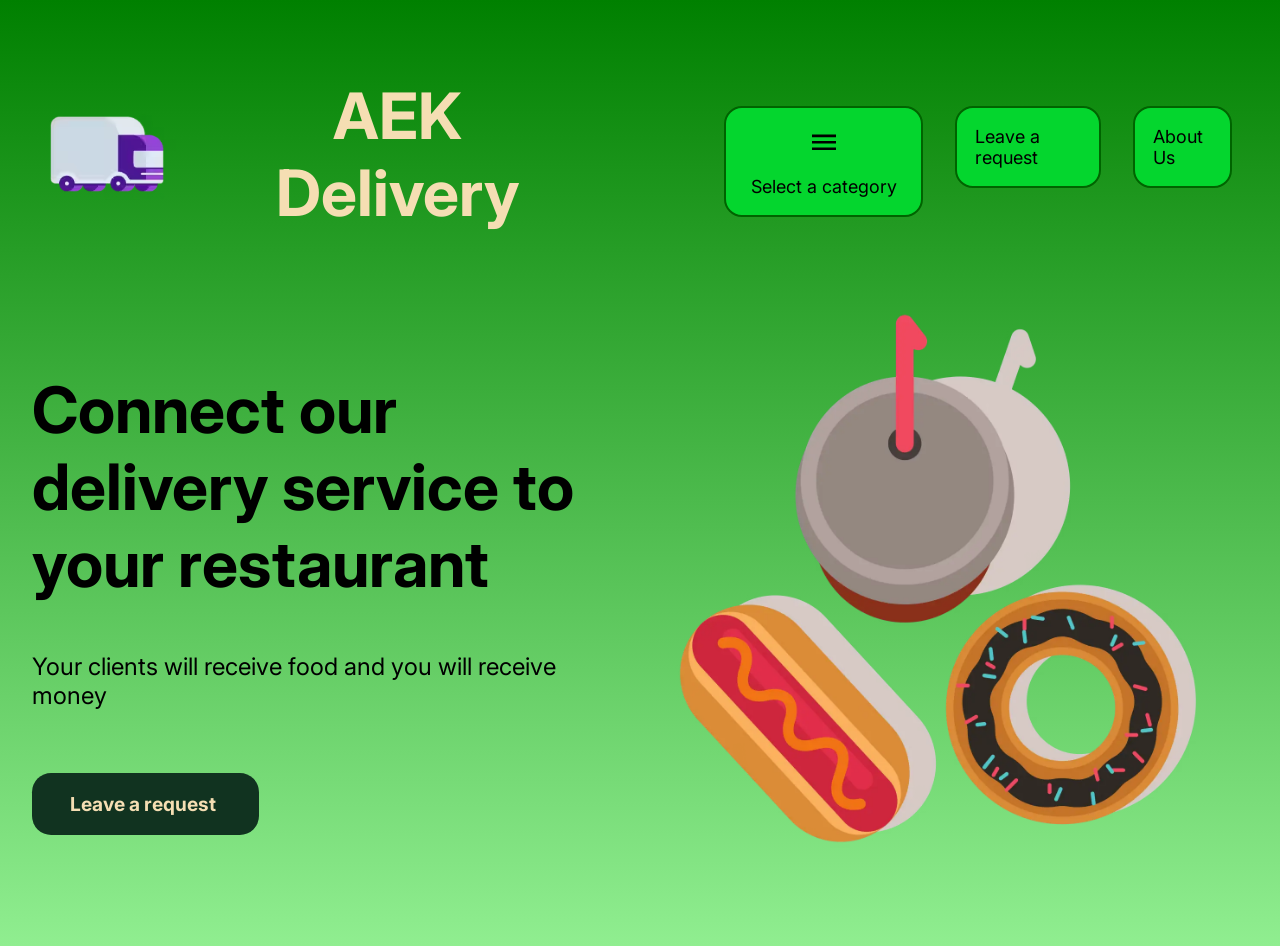
<file: index.html>
<!DOCTYPE html>
<html lang="en">
<head>
    <meta charset="UTF-8">
    <meta name="viewport" content="width=device-width, initial-scale=1.0">

    <title>AEK Delivery</title>

    <meta name="description" content="AEK, AEK Delivery, Delivery services, Catering delivery, Fast-Food delivery, Sushi delivery, B2B">
    <meta name="keywords" content="AEK, AEK Delivery, Delivery services, Catering delivery, Fast-Food delivery, Sushi delivery, B2B Services, ">
    <link rel="icon" type="image/png" sizes="32x32" href="images/genfavicon-32.png">
    <link rel="shortcut icon" href="images/favicon.ico">
    <link rel="apple-touch-icon" sizes="180x180" href="images/apple-touch-icon-180x180.png">
    <link rel="preconnect" href="https://fonts.googleapis.com">
    <link rel="preconnect" href="https://fonts.gstatic.com" crossorigin>
    <link href="https://fonts.googleapis.com/css2?family=Inter:ital,opsz,wght@0,14..32,100..900;1,14..32,100..900&display=swap" rel="stylesheet"> 
    <link rel="stylesheet" href="main.css">
    
</head>
<body>
    <div class="wrap">
        <header>
            <div class="header-left">
                <a href="index.html">
                <img src="logo.avif" alt="logo image">
                </a>
                <h1 class="main-name">AEK Delivery</h1>
            </div>
            <nav id="navigation-desktop">
                    <div class="category-menu-open">
                        <a href="#" id="category-button">
                            <img src="menu.svg" alt="Open menu">Select a category
                        </a>
                        <ul class="category">
                            <li>
                                <a href="fast-food.html">
                                    <img src="burger-icon.png" alt="Burger image">Fast Food
                                </a>
                            </li>
                            <li>
                                <a href="confectionery.html">
                                    <img src="sweets-icon.png" alt="Sweets image">Confectionery
                                </a>
                            </li>
                            <li>
                                <a href="#">
                                    <img src="catering-icon.png" alt="Catering image">Catering & banquets
                                </a>
                            </li> 
                            <li>
                                <a href="sushi.html">
                                    <img src="sushi-icon.png" alt="Sushi image">Sushi
                                </a>
                            </li>
                        </ul>
                    </div>
                    <div class="leave-a-request-desktop"><a href="leave-a-request.html">Leave a request</a></div> 
                    <div class="about-us-desktop"><a href="about-us.html">About Us</a></div>
            </nav>
            <a href="javascript:void(0);" id="mobile-menu" onclick="myFunction()">
                <img src="menu.svg" alt="Menu Icon">
            </a>
        </header>
        
        <main>
            <div class="text">
                <h1>Connect our delivery service to your restaurant</h1>

                <p>Your clients will receive food and you will receive money</p>

                <a href="leave-a-request.html" class="action-button">Leave a request</a>
            </div>
                <div class="food-container">
                    <img src="food.webp" alt="Fast food illustration">
                </div>     
        </main>
    </div>
    <script>

        const button = document.getElementById("category-button");
        const menu = document.querySelector(".category");

        button.addEventListener("click", function(event) {
            event.preventDefault();
            menu.classList.toggle("open");
        });
        
        function myFunction() {
            var x = document.getElementById("navigation-desktop");
                if (x.style.width === "50vw") {
                x.style.width = "0";
                } else {
                x.style.width = "50vw";
                }
        }
        
    </script>
</body>
</html>
</file>
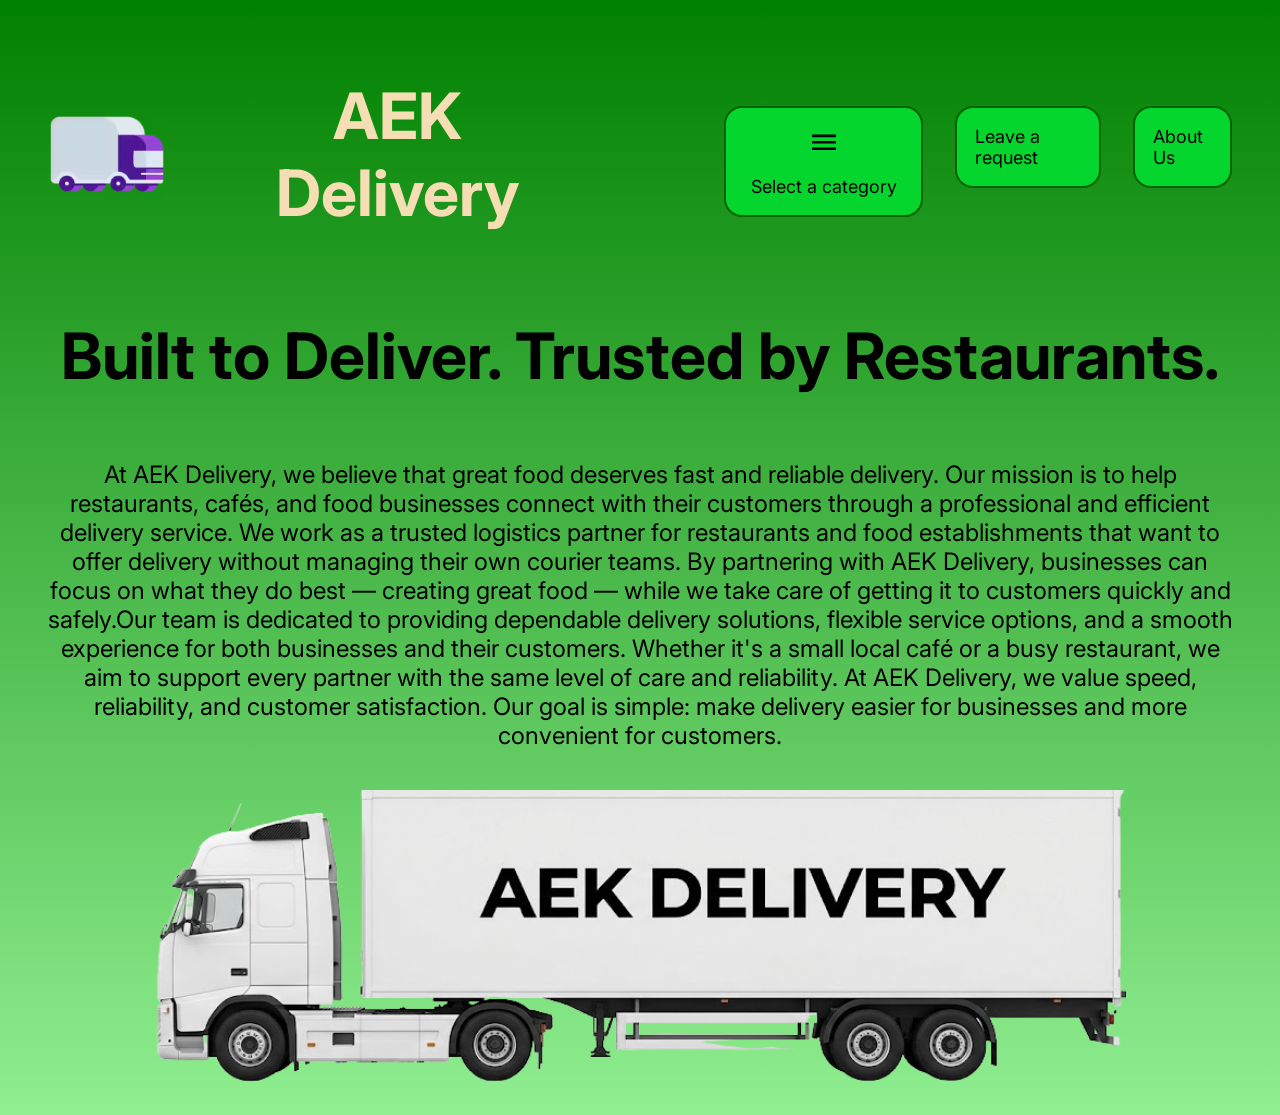
<file: about-us.html>
<!DOCTYPE html>
<html lang="en">
<head>
    <meta charset="UTF-8">
    <meta name="viewport" content="width=device-width, initial-scale=1.0">
    <title>About Us</title>
    <link rel="icon" type="image/png" sizes="32x32" href="images/genfavicon-32.png">
    <link rel="shortcut icon" href="images/favicon.ico">
    <link rel="apple-touch-icon" sizes="180x180" href="images/apple-touch-icon-180x180.png">
    <link rel="preconnect" href="https://fonts.googleapis.com">
    <link rel="preconnect" href="https://fonts.gstatic.com" crossorigin>
    <link href="https://fonts.googleapis.com/css2?family=Inter:ital,opsz,wght@0,14..32,100..900;1,14..32,100..900&display=swap" rel="stylesheet"> 
    <link rel="stylesheet" href="main.css">
</head>
<body>
    <div class="wrap">
        <header>
            <div class="header-left">
                <a href="index.html">
                <img src="logo.avif" alt="logo image">
                </a>
                <h1 class="main-name">AEK Delivery</h1>
            </div>
            <nav id="navigation-desktop">
                    <div class="category-menu-open">
                        <a href="#" id="category-button">
                            <img src="menu.svg" alt="Open menu">Select a category
                        </a>
                        <ul class="category">
                            <li><a href="fast-food.html">
                                <img src="burger-icon.png" alt="Burger image">Fast Food
                                </a>
                            </li>
                            <li><a href="confectionery.html">
                                <img src="sweets-icon.png" alt="Sweets image">Confectionery
                                </a>
                            </li>
                            <li><a href="#">
                                <img src="catering-icon.png" alt="Catering image">Catering & banquets
                                </a>
                            </li> 
                            <li><a href="sushi.html">
                                <img src="sushi-icon.png" alt="Sushi image">Sushi
                                </a>
                            </li>
                        </ul>
                    </div>
                    <div class="leave-a-request-desktop"><a href="leave-a-request.html">Leave a request</a></div> 
                    <div class="about-us-desktop"><a href="about-us.html">About Us</a></div>
            </nav>
            <a href="javascript:void(0);" id="mobile-menu" onclick="myFunction()">
                <img src="menu.svg" alt="Menu Icon">
            </a>
        </header>

        <main class="flex-wrap">
            <div class="about-us-description">
                <h1 class="slogan">Built to Deliver. Trusted by Restaurants.</h1>
                <p class="description"> At AEK Delivery, we believe that great food deserves fast and reliable delivery. 
                                    Our mission is to help restaurants, cafés, and food businesses connect with their 
                                    customers through a professional and efficient delivery service.
                                    We work as a trusted logistics partner for restaurants and food establishments that want 
                                    to offer delivery without managing their own courier teams. By partnering with AEK Delivery, 
                                    businesses can focus on what they do best — creating great food — while we take care of getting 
                                    it to customers quickly and safely.Our team is dedicated to providing dependable delivery 
                                    solutions, flexible service options, and a smooth experience for both businesses and their 
                                    customers. Whether it's a small local café or a busy restaurant, we aim to support every 
                                    partner with the same level of care and reliability.
                                    At AEK Delivery, we value speed, reliability, and customer satisfaction. 
                                    Our goal is simple: make delivery easier for businesses and more convenient for customers.</p>
            </div>
            <div class="truck"> 
                <img src="white-truck.png" alt="White Truck image"> 
            </div>                         
        </main>
    </div>
    <script>

        const button = document.getElementById("category-button");
        const menu = document.querySelector(".category");

        button.addEventListener("click", function(event) {
            event.preventDefault();
            menu.classList.toggle("open");
        });
        
        function myFunction() {
            var x = document.getElementById("navigation-desktop");
                if (x.style.width === "210px") {
                x.style.width = "0";
                } else {
                x.style.width = "210px";
                }
        }

    </script>
</body>
</html>
</file>
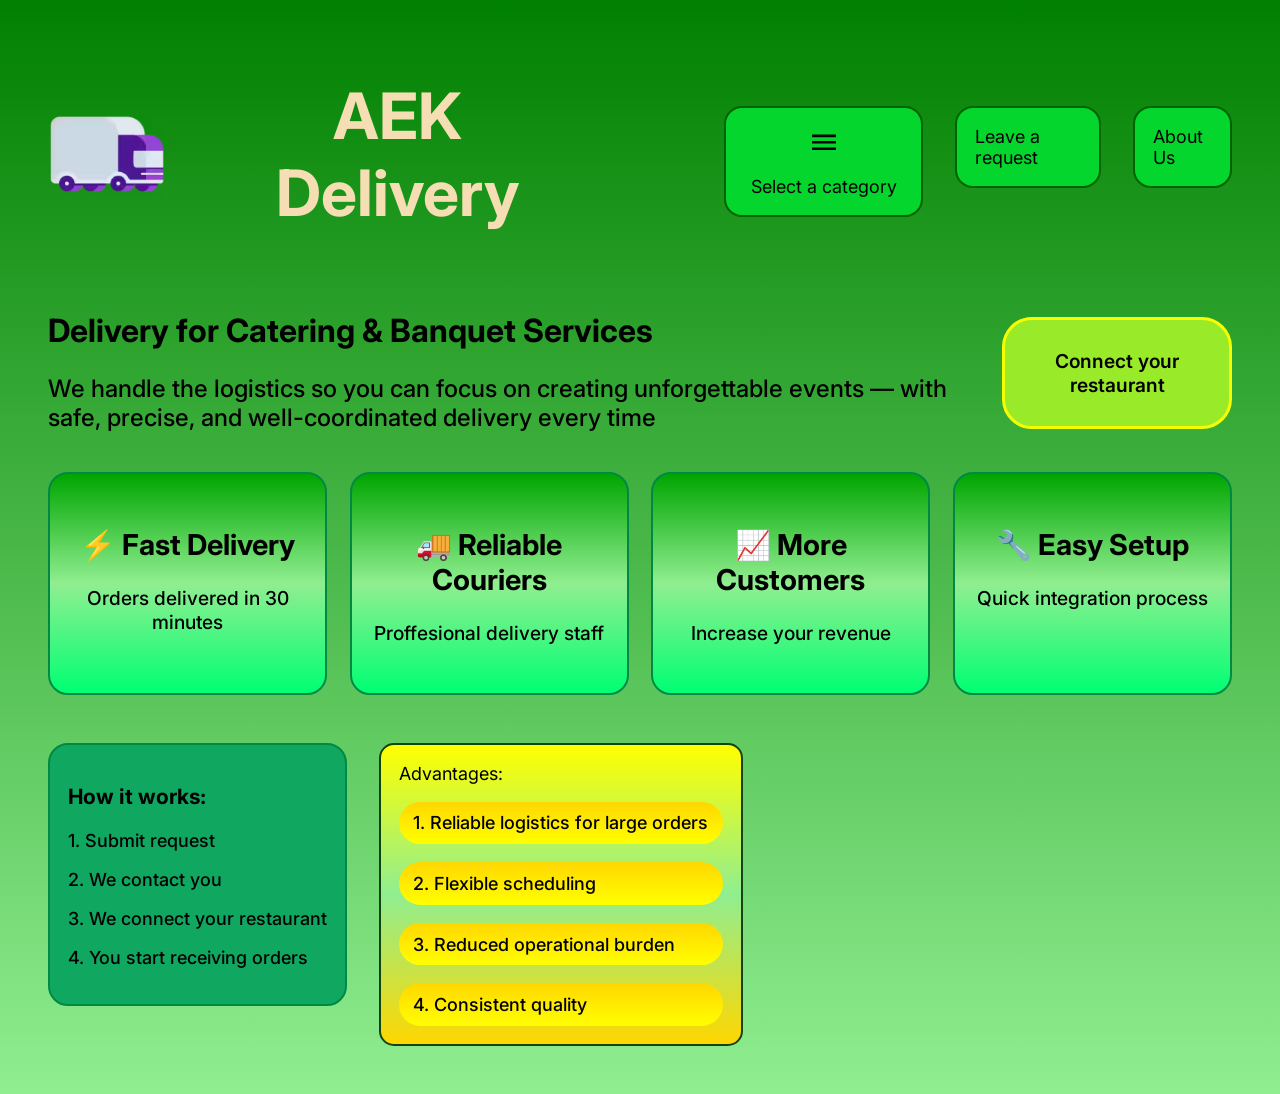
<file: catering-and-banquets.html>
<!DOCTYPE html>
<html lang="en">
<head>
    <meta charset="UTF-8">
    <meta name="viewport" content="width=device-width, initial-scale=1.0">
    <title>Catering and banquets</title>
    <link rel="icon" type="image/png" sizes="32x32" href="images/genfavicon-32.png">
    <link rel="shortcut icon" href="images/favicon.ico">
    <link rel="apple-touch-icon" sizes="180x180" href="images/apple-touch-icon-180x180.png">
    <link rel="preconnect" href="https://fonts.googleapis.com">
    <link rel="preconnect" href="https://fonts.gstatic.com" crossorigin>
    <link href="https://fonts.googleapis.com/css2?family=Inter:ital,opsz,wght@0,14..32,100..900;1,14..32,100..900&display=swap" rel="stylesheet"> 
    <link rel="stylesheet" href="main.css">
</head>
<body>
    <div class="wrap">
        <header>
            <div class="header-left">
                <a href="index.html">
                <img src="logo.avif" alt="logo image">
                </a>
                <h1 class="main-name">AEK Delivery</h1>
            </div>
            <nav id="navigation-desktop">
                    <div class="category-menu-open">
                        <a href="#" id="category-button">
                            <img src="menu.svg" alt="Open menu">Select a category
                        </a>
                        <ul class="category">
                            <li>
                                <a href="fast-food.html">
                                    <img src="burger-icon.png" alt="Burger image">Fast Food
                                </a>
                            </li>
                            <li>
                                <a href="confectionery.html">
                                    <img src="sweets-icon.png" alt="Sweets image">Confectionery
                                </a>
                            </li>
                            <li>
                                <a href="catering-and-banquets.html">
                                    <img src="catering-icon.png" alt="Catering image">Catering & banquets
                                </a>
                            </li> 
                            <li>
                                <a href="sushi.html">
                                    <img src="sushi-icon.png" alt="Sushi image">Sushi
                                </a>
                            </li>
                        </ul>
                    </div>
                    <div class="leave-a-request-desktop"><a href="leave-a-request.html">Leave a request</a></div> 
                    <div class="about-us-desktop"><a href="about-us.html">About Us</a></div>
            </nav>
            <a href="javascript:void(0);" id="mobile-menu" onclick="myFunction()">
                <img src="menu.svg" alt="Menu Icon">
            </a>
        </header>
        <main class="main-category">
            <div class="hero-text">
                <div class="category-text">
                    <h1>Delivery for Catering & Banquet Services</h1>
                    <p>We handle the logistics so you can focus on creating unforgettable events — with safe, precise, and well-coordinated delivery every time</p>
                </div>
                 <a href="leave-a-request.html" class="leave-a-request">Connect your restaurant</a>
            </div>
            <div class="features">
                <div class="fast-delivery box">
                    <h2> ⚡ Fast Delivery</h2>
                    <p>Orders delivered in 30 minutes</p>
                </div>
                <div class="couriers box">
                    <h2>🚚 Reliable Couriers</h2>
                    <p>Proffesional delivery staff</p>
                </div>
                <div class="customers box">
                    <h2>📈 More Customers</h2>
                    <p>Increase your revenue</p>
                </div>
                <div class="setup box">
                    <h2>🔧 Easy Setup</h2>
                    <p>Quick integration process</p>
                </div>
            </div>
            <div class="bottom">
                <div class="how-it-works">
                    <h3> How it works:</h3>
                    <p>1. Submit request</p> 
                    <p>2. We contact you</p>
                    <p>3. We connect your restaurant</p> 
                    <p>4. You start receiving orders</p>
                </div>
                <div class="advantages">
                    <div class="adventages1">Advantages:</div>
                    <div class="adventages2 advtext">1. Reliable logistics for large orders</div>
                    <div class="adventages3 advtext">2. Flexible scheduling</div>
                    <div class="adventages4 advtext">3. Reduced operational burden</div> 
                    <div class="adventages5 advtext">4. Consistent quality</div>
                </div>
            </div>    
        </main>
    </div>
        <script>

        const button = document.getElementById("category-button");
        const menu = document.querySelector(".category");

        button.addEventListener("click", function(event) {
            event.preventDefault();
            menu.classList.toggle("open");
        });
        
        function myFunction() {
            var x = document.getElementById("navigation-desktop");
                if (x.style.width === "210px") {
                x.style.width = "0";
                } else {
                x.style.width = "210px";
                }
        }
        
    </script>
</body>
</html>
</file>
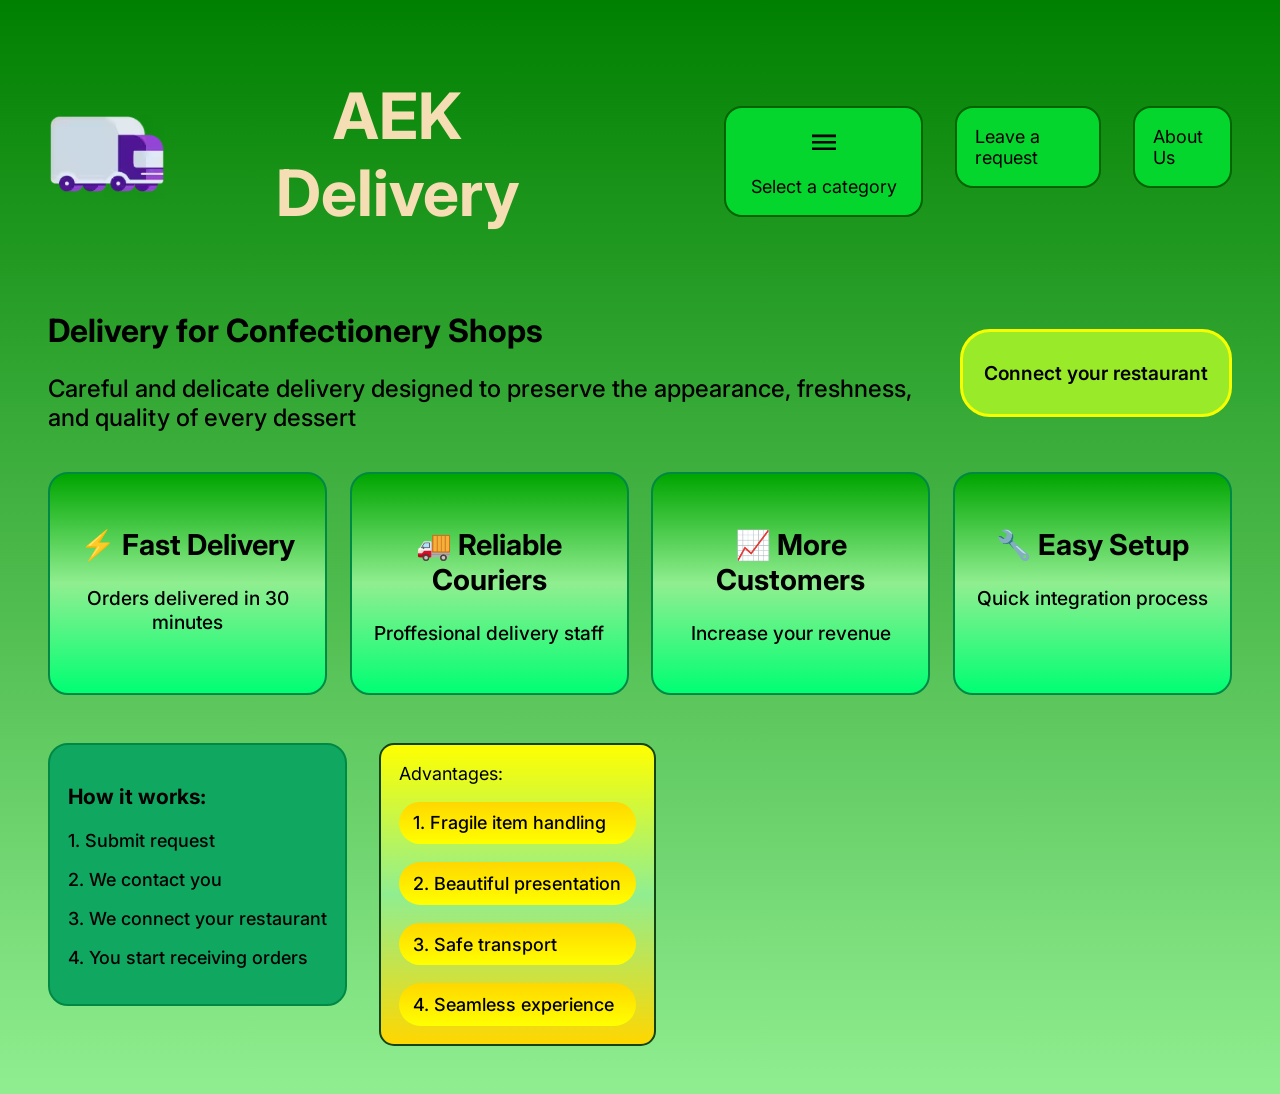
<file: confectionery.html>
<!DOCTYPE html>
<html lang="en">
<head>
    <meta charset="UTF-8">
    <meta name="viewport" content="width=device-width, initial-scale=1.0">
    <title>Confectionery</title>
    <link rel="icon" type="image/png" sizes="32x32" href="images/genfavicon-32.png">
    <link rel="shortcut icon" href="images/favicon.ico">
    <link rel="apple-touch-icon" sizes="180x180" href="images/apple-touch-icon-180x180.png">
    <link rel="preconnect" href="https://fonts.googleapis.com">
    <link rel="preconnect" href="https://fonts.gstatic.com" crossorigin>
    <link href="https://fonts.googleapis.com/css2?family=Inter:ital,opsz,wght@0,14..32,100..900;1,14..32,100..900&display=swap" rel="stylesheet"> 
    <link rel="stylesheet" href="main.css">
</head>
<body>
    <div class="wrap">
        <header>
            <div class="header-left">
                <a href="index.html">
                <img src="logo.avif" alt="logo image">
                </a>
                <h1 class="main-name">AEK Delivery</h1>
            </div>
            <nav id="navigation-desktop">
                    <div class="category-menu-open">
                        <a href="#" id="category-button">
                            <img src="menu.svg" alt="Open menu">Select a category
                        </a>
                        <ul class="category">
                            <li>
                                <a href="fast-food.html">
                                    <img src="burger-icon.png" alt="Burger image">Fast Food
                                </a>
                            </li>
                            <li>
                                <a href="confectionery.html">
                                    <img src="sweets-icon.png" alt="Sweets image">Confectionery
                                </a>
                            </li>
                            <li>
                                <a href="catering-and-banquets.html">
                                    <img src="catering-icon.png" alt="Catering image">Catering & banquets
                                </a>
                            </li> 
                            <li>
                                <a href="sushi.html">
                                    <img src="sushi-icon.png" alt="Sushi image">Sushi
                                </a>
                            </li>
                        </ul>
                    </div>
                    <div class="leave-a-request-desktop"><a href="leave-a-request.html">Leave a request</a></div> 
                    <div class="about-us-desktop"><a href="about-us.html">About Us</a></div>
            </nav>
            <a href="javascript:void(0);" id="mobile-menu" onclick="myFunction()">
                <img src="menu.svg" alt="Menu Icon">
            </a>
        </header>
        <main class="main-category">
            <div class="hero-text">
                <div class="category-text">
                    <h1>Delivery for Confectionery Shops</h1>
                    <p>Careful and delicate delivery designed to preserve the appearance, freshness, and quality of every dessert</p>
                </div>
                <a href="leave-a-request.html" class="leave-a-request">Connect your restaurant</a>
            </div>
            <div class="features">
                <div class="fast-delivery box">
                    <h2> ⚡ Fast Delivery</h2>
                    <p>Orders delivered in 30 minutes</p>
                </div>
                <div class="couriers box">
                    <h2>🚚 Reliable Couriers</h2>
                    <p>Proffesional delivery staff</p>
                </div>
                <div class="customers box">
                    <h2>📈 More Customers</h2>
                    <p>Increase your revenue</p>
                </div>
                <div class="setup box">
                    <h2>🔧 Easy Setup</h2>
                    <p>Quick integration process</p>
                </div>
            </div>
            <div class="bottom">
                <div class="how-it-works">
                    <h3> How it works:</h3>
                    <p>1. Submit request</p> 
                    <p>2. We contact you</p>
                    <p>3. We connect your restaurant</p> 
                    <p>4. You start receiving orders</p>
                </div>
                <div class="advantages">
                    <div class="adventages1">Advantages:</div>
                    <div class="adventages2 advtext">1. Fragile item handling</div>
                    <div class="adventages3 advtext">2. Beautiful presentation</div>
                    <div class="adventages4 advtext">3. Safe transport</div> 
                    <div class="adventages5 advtext">4. Seamless experience</div>
                </div>
            </div>    
        </main>
    </div>
        <script>

        const button = document.getElementById("category-button");
        const menu = document.querySelector(".category");

        button.addEventListener("click", function(event) {
            event.preventDefault();
            menu.classList.toggle("open");
        });
        
        function myFunction() {
            var x = document.getElementById("navigation-desktop");
                if (x.style.width === "210px") {
                x.style.width = "0";
                } else {
                x.style.width = "210px";
                }
        }
        
    </script>
</body>
</html>
</file>
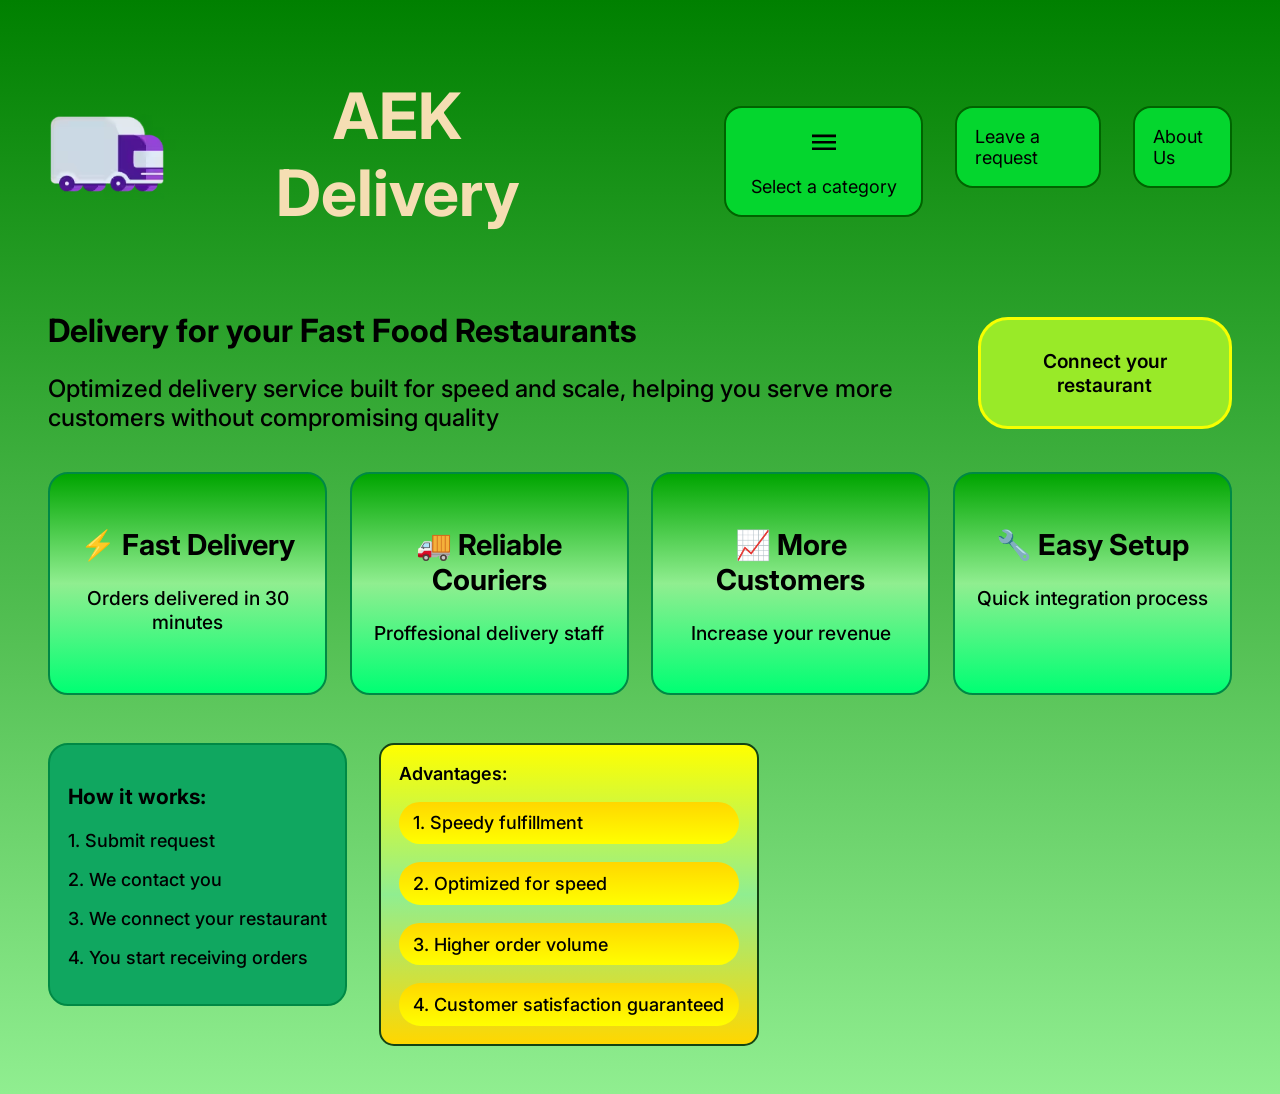
<file: fast-food.html>
<!DOCTYPE html>
<html lang="en">
<head>
    <meta charset="UTF-8">
    <meta name="viewport" content="width=device-width, initial-scale=1.0">
    <title>Fast Food</title>
    <link rel="icon" type="image/png" sizes="32x32" href="images/genfavicon-32.png">
    <link rel="shortcut icon" href="images/favicon.ico">
    <link rel="apple-touch-icon" sizes="180x180" href="images/apple-touch-icon-180x180.png">
    <link rel="preconnect" href="https://fonts.googleapis.com">
    <link rel="preconnect" href="https://fonts.gstatic.com" crossorigin>
    <link href="https://fonts.googleapis.com/css2?family=Inter:ital,opsz,wght@0,14..32,100..900;1,14..32,100..900&display=swap" rel="stylesheet"> 
    <link rel="stylesheet" href="main.css">
</head>
<body>
    <div class="wrap">
        <header>
            <div class="header-left">
                <a href="index.html">
                <img src="logo.avif" alt="logo image">
                </a>
                <h1 class="main-name">AEK Delivery</h1>
            </div>
            <nav id="navigation-desktop">
                    <div class="category-menu-open">
                        <a href="#" id="category-button">
                            <img src="menu.svg" alt="Open menu">Select a category
                        </a>
                        <ul class="category">
                            <li>
                                <a href="fast-food.html">
                                    <img src="burger-icon.png" alt="Burger image">Fast Food
                                </a>
                            </li>
                            <li>
                                <a href="confectionery.html">
                                    <img src="sweets-icon.png" alt="Sweets image">Confectionery
                                </a>
                            </li>
                            <li>
                                <a href="catering-and-banquets.html">
                                    <img src="catering-icon.png" alt="Catering image">Catering & banquets
                                </a>
                            </li> 
                            <li>
                                <a href="sushi.html">
                                    <img src="sushi-icon.png" alt="Sushi image">Sushi
                                </a>
                            </li>
                        </ul>
                    </div>
                    <div class="leave-a-request-desktop"><a href="leave-a-request.html">Leave a request</a></div> 
                    <div class="about-us-desktop"><a href="about-us.html">About Us</a></div>
            </nav>
            <a href="javascript:void(0);" id="mobile-menu" onclick="myFunction()">
                <img src="menu.svg" alt="Menu Icon">
            </a>
        </header>
        <main class="main-category">
            <div class="hero-text">
                <div class="category-text">
                    <h1>Delivery for your Fast Food Restaurants</h1>
                    <p>Optimized delivery service built for speed and scale, helping you serve more customers without compromising quality</p>
                </div>
                <a href="leave-a-request.html" class="leave-a-request">Connect your restaurant</a>
            </div>
            <div class="features">
                <div class="fast-delivery box">
                    <h2> ⚡ Fast Delivery</h2>
                    <p>Orders delivered in 30 minutes</p>
                </div>
                <div class="couriers box">
                    <h2>🚚 Reliable Couriers</h2>
                    <p>Proffesional delivery staff</p>
                </div>
                <div class="customers box">
                    <h2>📈 More Customers</h2>
                    <p>Increase your revenue</p>
                </div>
                <div class="setup box">
                    <h2>🔧 Easy Setup</h2>
                    <p>Quick integration process</p>
                </div>
            </div>
            <div class="bottom">
                <div class="how-it-works">
                    <h3> How it works:</h3>
                    <p>1. Submit request</p> 
                    <p>2. We contact you</p>
                    <p>3. We connect your restaurant</p> 
                    <p>4. You start receiving orders</p>
                </div>
                <div class="advantages">
                    <div class="advantages1">Advantages:</div>
                    <div class="advantages2 advtext">1. Speedy fulfillment</div>
                    <div class="advantages3 advtext">2. Optimized for speed</div>
                    <div class="advantages4 advtext">3. Higher order volume</div> 
                    <div class="advantages5 advtext">4. Customer satisfaction guaranteed</div>
                </div>
            </div>    
        </main>
    </div>
        <script>

        const button = document.getElementById("category-button");
        const menu = document.querySelector(".category");

        button.addEventListener("click", function(event) {
            event.preventDefault();
            menu.classList.toggle("open");
        });
        
        function myFunction() {
            var x = document.getElementById("navigation-desktop");
                if (x.style.width === "210px") {
                x.style.width = "0";
                } else {
                x.style.width = "210px";
                }
        }
        
    </script>
</body>
</html>
</file>
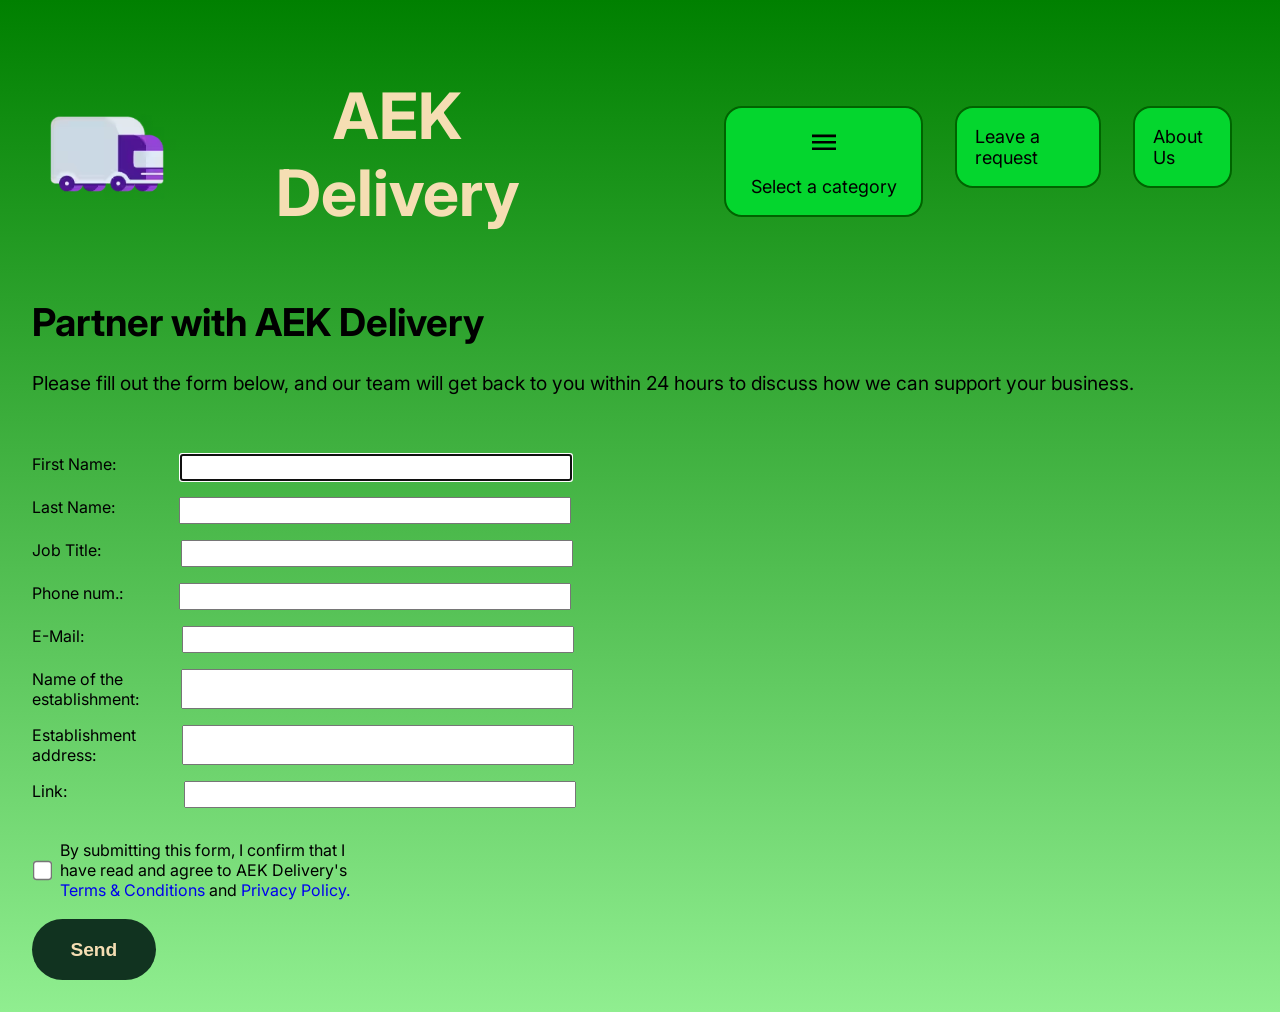
<file: leave-a-request.html>
<!DOCTYPE html>
<html lang="en">
<head>
    <meta charset="UTF-8">
    <meta name="viewport" content="width=device-width, initial-scale=1.0">
    <title>Request AEK</title>
    <link rel="icon" type="image/png" sizes="32x32" href="images/genfavicon-32.png">
    <link rel="shortcut icon" href="images/favicon.ico">
    <link rel="apple-touch-icon" sizes="180x180" href="images/apple-touch-icon-180x180.png">
    <link rel="preconnect" href="https://fonts.googleapis.com">
    <link rel="preconnect" href="https://fonts.gstatic.com" crossorigin>
    <link href="https://fonts.googleapis.com/css2?family=Inter:ital,opsz,wght@0,14..32,100..900;1,14..32,100..900&display=swap" rel="stylesheet"> 
    <link rel="stylesheet" href="main.css">
</head>
<body>
    <div class="wrap">
        <header>
            <div class="header-left">
                <a href="index.html">
                <img src="logo.avif" alt="logo image">
                </a>
                <h1 class="main-name">AEK Delivery</h1>
            </div>

            <nav id="navigation-desktop">
                    <div class="category-menu-open">
                        <a href="#" id="category-button">
                            <img src="menu.svg" alt="Open menu">Select a category
                        </a>
                        <ul class="category">
                            <li><a href="fast-food.html">
                                <img src="burger-icon.png" alt="Burger image">Fast Food
                                </a>
                            </li>
                            <li><a href="confectionery.html">
                                <img src="sweets-icon.png" alt="Sweets image">Confectionery
                                </a>
                            </li>
                            <li><a href="catering-and-banquets.html">
                                <img src="catering-icon.png" alt="Catering image">Catering & banquets
                                </a>
                            </li> 
                            <li><a href="sushi.html">
                                <img src="sushi-icon.png" alt="Sushi image">Sushi
                                </a>
                            </li>
                        </ul>
                    </div>
                    <div class="leave-a-request-desktop"><a href="leave-a-request.html">Leave a request</a></div> 
                    <div class="about-us-desktop"><a href="about-us.html">About Us</a></div>

            </nav>
            <a href="javascript:void(0);" id="mobile-menu" onclick="myFunction()">
                <img src="menu.svg" alt="Menu Icon">
            </a>
        </header>
        <main class="main-request">
            <div class="request-text">
                <h1>Partner with AEK Delivery</h1>
                <p>Please fill out the form below, and our team will get 
                back to you within 24 hours to discuss how we can support your business.</p>
            </div>
            <form autocomplete="on">
                <div class="fname">
                    <label for="fname">First Name:</label>
                    <input type="text" name="fname" id="fname" maxlength="25" required autofocus><br>
                </div>
                <div class="sname">   
                    <label for="sname">Last Name:</label>
                    <input type="text" name="sname" id="sname" maxlength="25" required><br>
                </div>
                <div class="jobtitle">     
                    <label for="jobtitle">Job Title:</label>
                    <input type="text" name="jobtitle" id="jobtitle" maxlength="100" required><br>
                </div>
                <div class="phonenum">     
                    <label for="phonenum">Phone num.:</label>
                    <input type="tel" name="phonenum" id="phonenum" pattern="[0-9]{11}"><br>
                </div>
                <div class="email">     
                    <label for="email">E-Mail:</label>
                    <input type="email" name="email" id="email" required><br>
                </div>
                <div class="estname">    
                    <label for="estname">Name of the <br>establishment:</label>
                    <input type="text" name="estname" id="estname" required><br>
                </div>
                <div class="estadress">    
                    <label for="estadress">Establishment <br>address:</label>
                    <input type="text" name="estadress" id="estadress" required><br>    
                </div>
                <div class="link">
                    <label for="link">Link:</label>
                    <input type="url" name="link" id="link" required><br> 
                </div>
                <div class="i-agree">
                    <input type="checkbox" name="iagree" id="iagree" required>
                    <label for="iagree">By submitting this form, I confirm that I <br>
                        have read and agree to AEK Delivery's <br>
                        <a href="#" class="terms">Terms & Conditions</a> and <a href="#" class="privacy">Privacy Policy.</a>
                    </label>     
                </div>
                <div class="submit-button">
                    <input type="submit" value="Send">
                </div>
            </form>       
        </main>
    </div>    
    <script>

        const button = document.getElementById("category-button");
        const menu = document.querySelector(".category");

        button.addEventListener("click", function(event) {
            event.preventDefault();
            menu.classList.toggle("open");
        });
        
        function myFunction() {
            var x = document.getElementById("navigation-desktop");
                if (x.style.width === "210px") {
                x.style.width = "0";
                } else {
                x.style.width = "210px";
                }
        }
        
    </script>
</body>
</html>
</file>
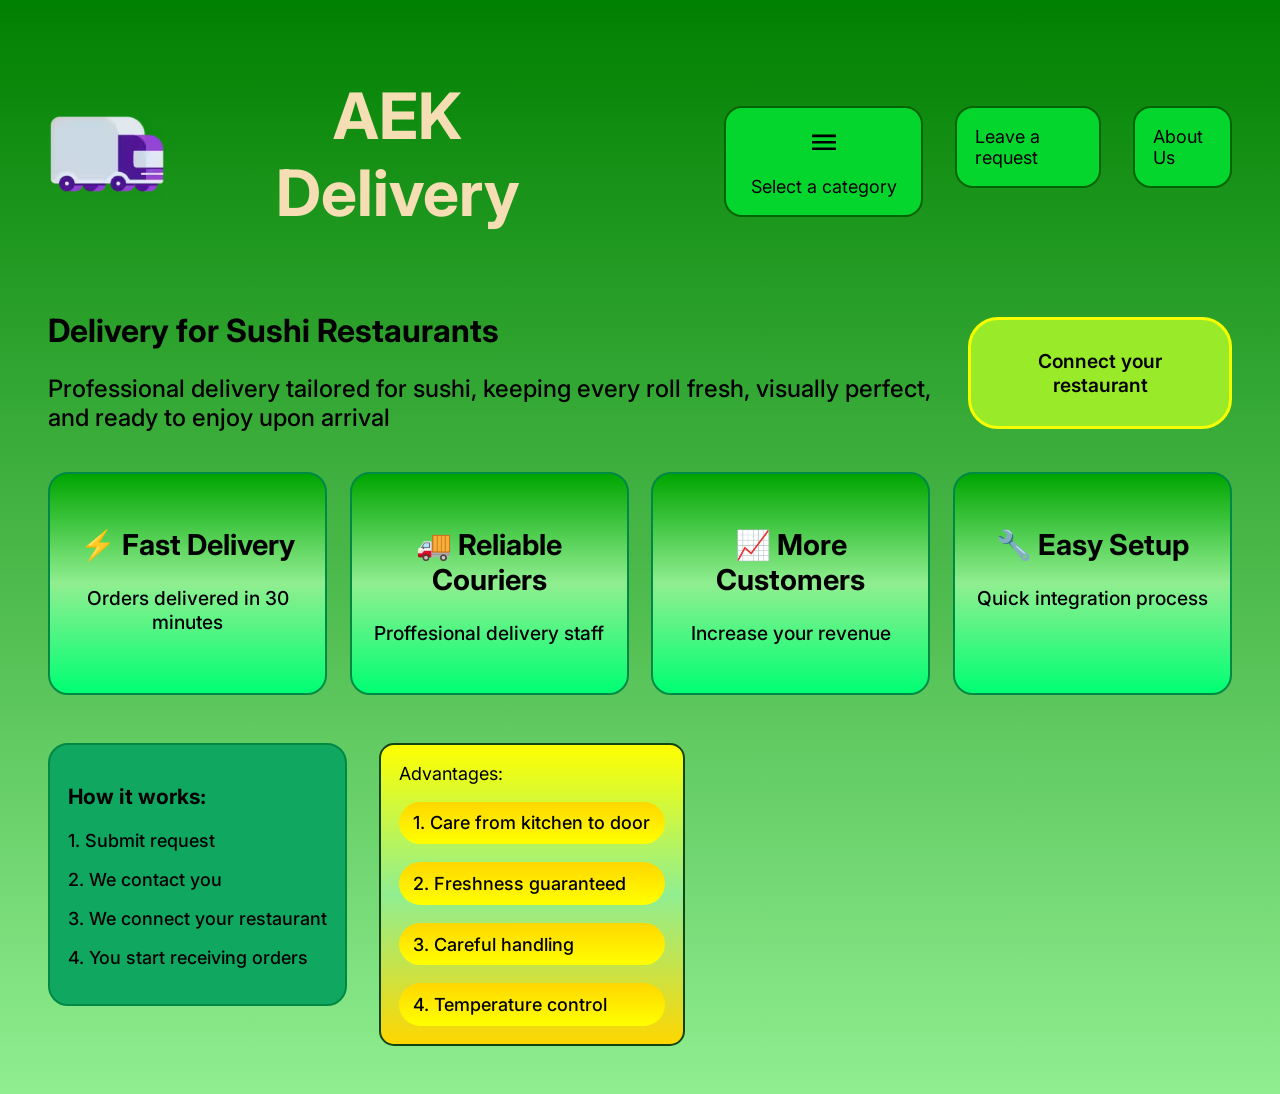
<file: sushi.html>
<!DOCTYPE html>
<html lang="en">
<head>
    <meta charset="UTF-8">
    <meta name="viewport" content="width=device-width, initial-scale=1.0">
    <title>Sushi</title>
    <link rel="icon" type="image/png" sizes="32x32" href="images/genfavicon-32.png">
    <link rel="shortcut icon" href="images/favicon.ico">
    <link rel="apple-touch-icon" sizes="180x180" href="images/apple-touch-icon-180x180.png">
    <link rel="preconnect" href="https://fonts.googleapis.com">
    <link rel="preconnect" href="https://fonts.gstatic.com" crossorigin>
    <link href="https://fonts.googleapis.com/css2?family=Inter:ital,opsz,wght@0,14..32,100..900;1,14..32,100..900&display=swap" rel="stylesheet"> 
    <link rel="stylesheet" href="main.css">
</head>
<body>
    <div class="wrap">
        <header>
            <div class="header-left">
                <a href="index.html">
                <img src="logo.avif" alt="logo image">
                </a>
                <h1 class="main-name">AEK Delivery</h1>
            </div>
            <nav id="navigation-desktop">
                    <div class="category-menu-open">
                        <a href="#" id="category-button">
                            <img src="menu.svg" alt="Open menu">Select a category
                        </a>
                        <ul class="category">
                            <li>
                                <a href="fast-food.html">
                                    <img src="burger-icon.png" alt="Burger image">Fast Food
                                </a>
                            </li>
                            <li>
                                <a href="confectionery.html">
                                    <img src="sweets-icon.png" alt="Sweets image">Confectionery
                                </a>
                            </li>
                            <li>
                                <a href="catering-and-banquets.html">
                                    <img src="catering-icon.png" alt="Catering image">Catering & banquets
                                </a>
                            </li> 
                            <li>
                                <a href="sushi.html">
                                    <img src="sushi-icon.png" alt="Sushi image">Sushi
                                </a>
                            </li>
                        </ul>
                    </div>
                    <div class="leave-a-request-desktop"><a href="leave-a-request.html">Leave a request</a></div> 
                    <div class="about-us-desktop"><a href="about-us.html">About Us</a></div>
            </nav>
            <a href="javascript:void(0);" id="mobile-menu" onclick="myFunction()">
                <img src="menu.svg" alt="Menu Icon">
            </a>
        </header>
        <main class="main-category">
            <div class="hero-text">
                <div class="category-text">
                    <h1>Delivery for Sushi Restaurants</h1>
                    <p>Professional delivery tailored for sushi, keeping every roll fresh, visually perfect, and ready to enjoy upon arrival</p>
                </div>
                <a href="leave-a-request.html" class="leave-a-request">Connect your restaurant</a>
            </div>
            <div class="features">
                <div class="fast-delivery box">
                    <h2> ⚡ Fast Delivery</h2>
                    <p>Orders delivered in 30 minutes</p>
                </div>
                <div class="couriers box">
                    <h2>🚚 Reliable Couriers</h2>
                    <p>Proffesional delivery staff</p>
                </div>
                <div class="customers box">
                    <h2>📈 More Customers</h2>
                    <p>Increase your revenue</p>
                </div>
                <div class="setup box">
                    <h2>🔧 Easy Setup</h2>
                    <p>Quick integration process</p>
                </div>
            </div>
            <div class="bottom">
                <div class="how-it-works">
                    <h3> How it works:</h3>
                    <p>1. Submit request</p> 
                    <p>2. We contact you</p>
                    <p>3. We connect your restaurant</p> 
                    <p>4. You start receiving orders</p>
                </div>
                <div class="advantages">
                    <div class="adventages1">Advantages:</div>
                    <div class="adventages2 advtext">1. Care from kitchen to door</div>
                    <div class="adventages3 advtext">2. Freshness guaranteed</div>
                    <div class="adventages4 advtext">3. Careful handling</div> 
                    <div class="adventages5 advtext">4. Temperature control</div>
                </div>
            </div>    
        </main>
    </div>
        <script>

        const button = document.getElementById("category-button");
        const menu = document.querySelector(".category");

        button.addEventListener("click", function(event) {
            event.preventDefault();
            menu.classList.toggle("open");
        });
        
        function myFunction() {
            var x = document.getElementById("navigation-desktop");
                if (x.style.width === "210px") {
                x.style.width = "0";
                } else {
                x.style.width = "210px";
                }
        }
        
    </script>
</body>
</html>
</file>
<file: main.css>
body {
    background: linear-gradient(green, lightgreen);
    margin: 0;
    font-family: Inter;
    background-color: rgb(6, 70, 6); 
}
.wrap {
    display: flex;
    flex-wrap: wrap;
    margin: 2em;
}

/* Header Settings */

header {
    display: flex;
    justify-content: space-between;
    align-items: center;
}
.header-left {
    display: flex;
    align-items: center;
    gap: 4em;
    }


.header-left img {
    position: relative;
    width: 150px;
    height: auto;
    margin-top: 0.4em;
} 

.header-left img:active {
    transform: translateY(2px);
}

/* Navigation Settings*/

nav {
    z-index: 999;
    display: flex;
    gap: 2em;
    list-style: none;
    padding: 1em;
    font-weight: 400;
    margin-left: 10em;
}

nav .category-menu-open a {
    background-color: rgb(4, 214, 46);
    padding: 1.0em 1.0em;
    border-radius: 1em;
    color: black;
    text-decoration: none;
    font-size: large;
    display: flex;
    flex-wrap: wrap;
    justify-content: center;
    align-items: center;
    margin-top: 1em;
    gap: 1em;
    border: 2px solid darkgreen;
}

nav .leave-a-request-desktop a {
    background-color: rgb(4, 214, 46);
    padding: 1.0em 1.0em;
    border-radius: 1em;
    color: black;
    text-decoration: none;
    font-size: large;
    display: flex;
    flex-wrap: wrap;
    justify-content: center;
    align-items: center;
    margin-top: 1em;
    gap: 1em;
    border: 2px solid darkgreen;
}

nav .about-us-desktop a {
    background-color: rgb(4, 214, 46);
    padding: 1.0em 1.0em;
    border-radius: 1em;
    color: black;
    text-decoration: none;
    font-size: large;
    display: flex;
    flex-wrap: wrap;
    justify-content: center;
    align-items: center;
    margin-top: 1em;
    gap: 1em;
    border: 2px solid darkgreen;
}

nav .category-menu-open ul li {
    display: flex;
    justify-content: center;
    width: 100%;
}
nav .category-menu-open ul li a {
    width: 100%;
}

nav .category-menu-open ul a:active {
    transform: translateY(2px);
}

nav .category-menu-open a:active {
    transform: translateY(2px);
}

nav a:active {
    transform: translateY(2px);
}


/* Main Settings*/

main {
    display: flex;
    justify-content: space-between;
    align-items: center;
}

.main-name {
    display: flex;
    color: wheat;
    font-weight: 700;
    font-size: 4em;
    text-align: center;
    margin-top: 0.7em;
}

main.flex-wrap {
    flex-wrap: wrap;
}

main .text h1 {
    color: black;
    font-size: 4em;
    max-width: 800px;
}

main .text p {
    color: black;
    font-size: 1.5em;
} 

main .text p, main .text h1 {
    margin-top: 0.3em;
}

main .action-button {
    display: flex;
    text-align: center;
    background-color: rgb(17, 51, 32);
    color: rgb(245, 222, 179);
    padding: 1em 2em;
    border-radius: 1em;
    text-decoration: none;
    font-size: larger;
    margin-top: 2em;
    max-width: 150px;
    font-weight: bold;
}

.action-button:active {
    transform: translateY(2px);
}

main .food-container img{
    margin-top: auto;
    position: relative;
    height: auto;
    width: 640px;
    display: flex;
    justify-content: flex-end;
}

main a:hover {
    background-color: rgb(22, 70, 44);
}

.text {
    display: flex;
    flex-direction: column;
}

/* Category Settings*/

.category-menu-open a {
    padding: 0.75em 1em;
}

.category img{
    width: 50px;
    height: 50px;
} 

.category {
    display: flex;
    flex-direction: column;
    position: absolute;
    background: green;
    list-style: none;
    padding: 1px;
    border-radius: 10px;
    opacity: 0;
    transform: translateY(-10px);
    pointer-events: none;
    transition: all 0.3s ease;
}

.category.open {
    opacity: 1;
    transform: translateY(0);
    pointer-events: auto;
    padding-bottom: 1em;
}

/* About Us page */

.about-us-description {
    display: flex;
    flex-direction: column;
    text-align: justify;
    align-items: center;
    margin: 0 auto;
    max-width: 1200px;
}

.slogan {
    text-align: center;
    color: black;
    font-size: 4em;
}

.description {
    text-align: center;
    color: black;
    font-size: 1.5em;
}

.truck {
    width: 100%;
    display: flex;
    justify-content: center;
    max-width: 100%;
    height: auto;
}

.truck img {
    display: flex;
    justify-content: center;
    margin-top: 1em;
    width: 80%;
    max-width: 100%;
    height: auto;
    align-items: center;
}

/* Request Page */

.main-request {
    display: flex;
    flex-direction: column;
    align-items: flex-start;
}

.request-text {
    font-size: larger;
}

form {
    margin-top: 1.5em;
}

form input[type="text"] {
    width: 30vw;
    font-size: large;
}

form input[type="email"] {
    width: 30vw;
    font-size: large;
}

form input[type="tel"] {
    width: 30vw;
    font-size: large;
}

form input[type="url"] {
    width: 30vw;
    font-size: large;
}


.fname {
    display: flex;
    flex-direction: row;
    margin-top: 1em;
    gap: 4em;
}

.sname{
    display: flex;
    flex-direction: row;
    margin-top: 1em;
    gap: 4em;
}

.jobtitle {
    display: flex;
    flex-direction: row;
    margin-top: 1em;
    gap: 5em;
}

.phonenum {
    display: flex;
    flex-direction: row;
    margin-top: 1em;
    gap: 3.5em;
}

.email {
    display: flex;
    flex-direction: row;
    margin-top: 1em;
    gap: 6.1em;
}

.estname {
    display: flex;
    flex-direction: row;
    margin-top: 1em;
    gap: 2.6em;
}

.estadress {
    display: flex;
    flex-direction: row;
    margin-top: 1em;
    gap: 2.9em;
}

.link {
    display: flex;
    flex-direction: row;
    margin-top: 1em;
    gap: 7.3em;
}    

.i-agree {
    display: flex;
    flex-direction: row;
    gap: 0.5em;
    margin-top: 2em; 
}

.i-agree label a {
    text-decoration: none;
    background-color: transparent;
}

.i-agree label a:hover {
    text-decoration: underline;
}

.i-agree input[type="checkbox"] {
    cursor: pointer;
    transform: scale(1.5);
    margin-top: 0.3em;
}

.submit-button input[type="submit"] {
    margin-top: 1em;
    background-color: rgb(17, 51, 32);
    color: rgb(245, 222, 179);
    padding: 1em 2em;
    border-radius: 2em;
    font-size: larger;
    font-weight: bold;
    cursor: pointer;
    border: none
}

.submit-button input[type="submit"]:hover {
    background-color: green;
}
.submit-button input[type="submit"]:active {
    transform: translateY(2px);
}

#mobile-menu {
    display: none;
}

/* Category page */

.category-text p {
    font-size: x-large;
    font-weight: 500;
}

.hero-text {
    display: flex;
    flex-direction: row;
    justify-content: space-between;
    width: 100%;
}

.main-category {
    margin: 1em;
    display: flex;
    justify-content: space-between;
    flex-direction: column;
    align-items: flex-start;
    width: 100%;
}

.features {
    display: flex;
    justify-content: space-between;
    width: 100%;
    margin-top: 1em;
    flex-wrap: wrap;
}
.box {
    font-size: larger;
    font-weight: 500;
    padding: 1.5em 1em;
    background: linear-gradient(rgb(0, 165, 0), lightgreen, rgb(0, 255, 115));
    text-align: center;
    border-radius: 20px;
    border: 2px solid rgb(0, 137, 69);
    width: 20%;
}

.box:hover {
    transform: translateY(-3px);
    transition: 0.1s;
}

.bottom {
    margin-top: 3em;
    width: 100%;
    display: flex;
    justify-content: flex-start;
    gap: 2em;
}    

.advantages {
    background-color: greenyellow;
    border-radius: 15px;
    padding: 1em 1em;
    background: linear-gradient(yellow, lightgreen, gold);
    display: flex;
    flex-direction: column;
    gap: 1em;
    font-size: large;
    border: 2px solid rgb(20, 68, 20);
}

.advantages1 {
    font-weight: 600;
}

.advtext {
    padding: 0.6em 0.8em;
    background: linear-gradient(gold, yellow);
    border-radius: 30px;
    justify-content: space-between;
    color: rgb(0, 0, 0);
    font-weight: 500;
}

.how-it-works {
    text-align: left;
    background-color: rgb(16, 167, 96);
    border-radius: 20px;
    border: 2px solid rgb(0, 137, 69);
    font-size: large;
    padding: 1em;
    height: fit-content;
    font-weight: 500;
}

.how-it-works:hover {
    transform: translateY(-3px);
    transition: 0.1s;
}

.advantages:hover {
    transform: translateY(-3px);
    transition: 0.1s;
}

.leave-a-request {
    flex-wrap: wrap;
    text-decoration: none;
    padding: 1.5em 1em;
    background-color: rgb(153, 234, 40);
    color: rgb(0, 0, 0);
    border-radius: 30px;
    font-size: large;
    border: 3px solid rgb(246, 255, 0);
    height: fit-content;
    text-align: center;
    margin-top: auto;
    margin-bottom: auto;
    width: 300px;
    font-size: larger;
    font-weight: 600;
    margin-left: 1em;
} 

.leave-a-request:hover {
    background-color: rgb(123, 188, 32);
}

.leave-a-request:active {
    transform: translateY(5px);
}

/* Responsive Design */

@media (max-width: 1100px) {
    #mobile-menu {
        position: absolute;
        display: block;
        right: 1.5em;
        z-index: 999;
    }
    nav {
        margin-left: 0em;
        display: flex;
        flex-direction: column;
        position: absolute;
        top: 0;
        background: linear-gradient(lightgreen, green);
        border: 2px darkgreen solid;
        padding: 7em 0 0 0;
        width: 0;
        transition: width 0.3s ease;
        overflow: hidden;
        right: 0;
        height: calc(100vh - 5em);
        z-index: 990;
    }
    img {
        max-width: 100%;
        height: auto;
    }   
    main .food-container {
        width: 100%;
        margin-left: 40%;
    }
    nav li {
        width: 210px;
        margin-bottom: 2em;
    }
    nav li:last-of-type {
        margin-bottom: 0;
    }
    nav li a {
        text-align: center;
    }
    nav li a:active {
        background-color: lightgray;
    }
    .wrap {
        margin: 1em;
    }
   .header-left img {
        width: 100px;
        height: auto;
   }
   .main-name {
        font-size: 2em;
        font-weight: 700;
        white-space: nowrap;
   }
   .header-left {
        gap: 1em;
   }
   main h1 {
        font-size: 2.5em;
   }
   main p {
        font-size: 2em;
   }
   main {
        flex-direction: column;
        width: 100%;
    
   }
   .action-button {
        margin-top: 1em;
        max-width: 100%;
   }
   #category-button img {
        display: none;
   }
   form input[type="text"] {
        width: 50vw;
        font-size: large;
    }
    form input[type="tel"] {
        width: 50vw;
        font-size: large;
    }
    form input[type="url"] {
        width: 50vw;
        font-size: large;
    }
    form input[type="email"] {
        width: 50vw;
        font-size: large;
    }
   .submit-button {
        display: flex;
        justify-content: center;
   }

   .submit-button input[type="submit"] {
        width: 50%;
   }

   .box p {
        font-size: 18px;
   }

   .box h3 {
    font-size: 24px;
   }

   .box {
    width: 45%;
    margin-top: 1em;
   }

   .how-it-works p{
    font-size: 20px;
   }

   .how-it-works {
    width: 45%;
    height: 87.9%;
   }
   .advtext {
    font-size: 20px;
   }

   .advantages {
    width: 45%;
   }

   .leave-a-request {
    margin-bottom: 0;
   }

   .bottom {
    justify-content: space-between;
   }
}

@media (max-width: 600px) {
    #mobile-menu {
        position: absolute;
        display: block;
        right: 1.5em;
        z-index: 999;
    }
    nav {
        margin-left: 0em;
        display: flex;
        flex-direction: column;
        position: absolute;
        top: 0;
        background: linear-gradient(lightgreen, green);
        padding: 7em 0 0 0;
        width: 0;
        transition: width 0.3s ease;
        overflow: hidden;
        right: 0;
        height: calc(100vh - 5em);
        z-index: 990;
    }
    img {
        max-width: 100%;
        height: auto;
    }   
    main .food-container {
        width: 100%;
        margin-left: 0em;
    }
    nav li {
        width: 210px;
        margin-bottom: 2em;
    }
    nav li:last-of-type {
        margin-bottom: 0;
    }
    nav li a {
        text-align: center;
    }
    nav li a:active {
        background-color: lightgray;
    }
    .wrap {
        margin: 1em;
    }
   .header-left img {
        width: 100px;
        height: auto;
   }
   .main-name {
        font-size: 2em;
        font-weight: 700;
        white-space: nowrap;
   }
   .header-left {
        gap: 1em;
   }
   main h1 {
        font-size: 2.5em;
   }
   main p {
        font-size: 2em;
   }
   main {
        flex-direction: column;
        width: 100%;
    
   }
   .action-button {
        margin-top: 1em;
        max-width: 100%;
   }
   #category-button img {
        display: none;
   }
   form input[type="text"] {
        width: 40vw;
        font-size: large;
    }

    form input[type="tel"] {
        width: 40vw;
        font-size: large;
    }
    form input[type="url"] {
        width: 40vw;
        font-size: large;
    }
    form input[type="email"] {
        width: 40vw;
        font-size: large;
    }
   .submit-button {
        display: flex;
        justify-content: center;
   }

   .submit-button input[type="submit"] {
        width: 50%;
   }

   .box p {
        font-size: 22px;
   }

   .box h2 {
    font-size: 20px;
   }

   .box {
    width: 34%;
    margin-top: 1em;
    margin-right: 1em;
   }

   .how-it-works p{
    font-size: 20px;
   }

   .how-it-works h3{
    font-size: 24px;
   }

   .advantages1 {
    font-size: 24px;
   }

   .how-it-works {
    width: 100%;
   }
   .advtext {
    font-size: 20px;
   }

   .advantages {
    width: 100%;
   }

   .leave-a-request {
    margin-bottom: 0;
   }

   .bottom {
    justify-content: space-between;
   }
}
</file>
